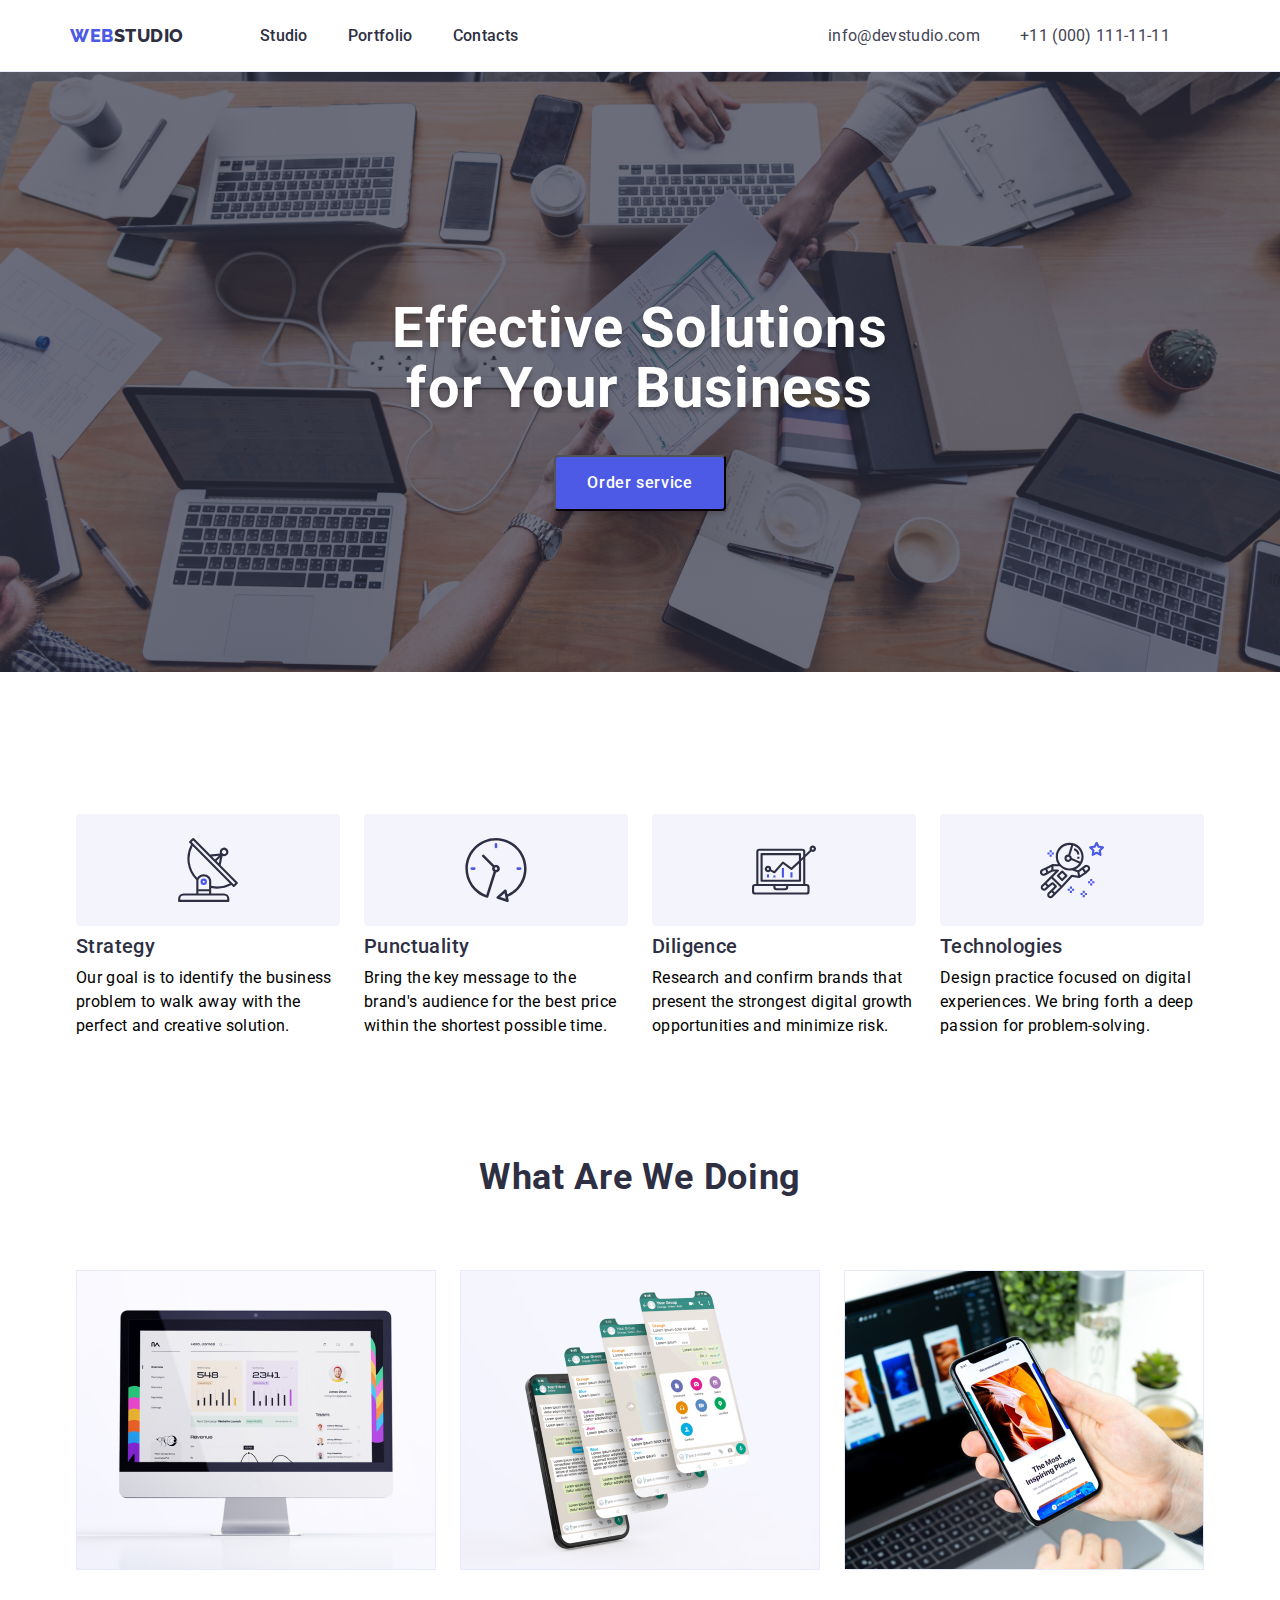
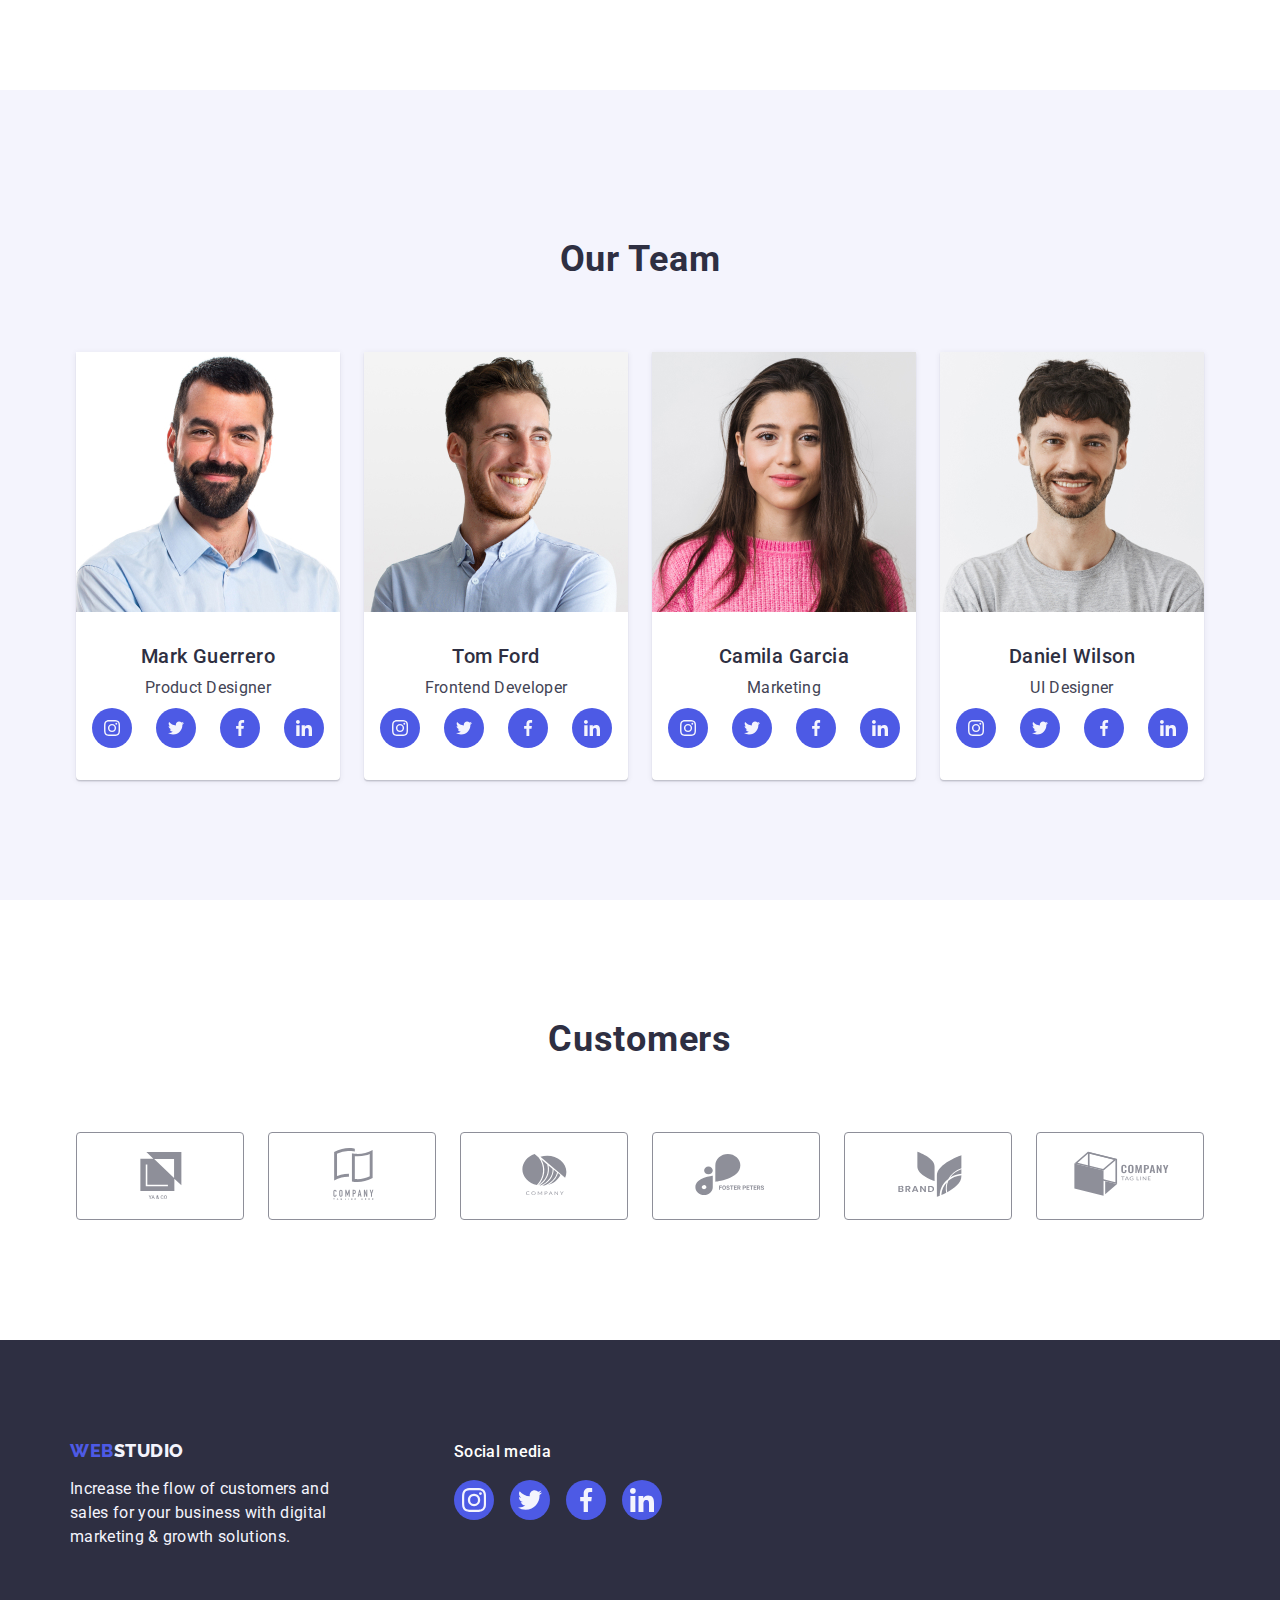
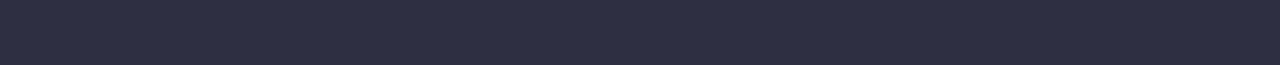
<file: index.html>
<!DOCTYPE html>
<html lang="en">
<head>
    <meta charset="UTF-8">
    <meta http-equiv="X-UA-Compatible" content="IE=edge">
    <meta name="viewport" content="width=device-width, initial-scale=1.0">
    <title>WebStudio</title>
    <link rel="stylesheet" href="https://cdn.jsdelivr.net/npm/modern-normalize@2.0.0/modern-normalize.min.css">
    <link rel="stylesheet" href="./css/styles.css"/>
    <link rel="preconnect" href="https://fonts.googleapis.com">
<link rel="preconnect" href="https://fonts.gstatic.com" crossorigin>
<link href="https://fonts.googleapis.com/css2?family=Raleway:wght@800&family=Roboto:wght@400;500;700&display=swap" rel="stylesheet">
</head>

    


<body>
    <header class="header">
    <div class="header-container container">
        <a href="./index.html" class="link header-logo">WEB<span class="partlogo-header">STUDIO</span></a>
        <nav class="main-nav">
        <ul class="list header-list">
            <li class="nav-link"><a href="./index.html">Studio</a></li>
            <li class="nav-link"><a href="./portfolio.html">Portfolio</a></li>
            <li class="nav-link"><a href="#">Contacts</a></li>
        </ul>
    </nav>
        <ul class="list header-contact">
            <li class="contact-list-item"><a href="email: info@devstudio.com">info@devstudio.com</a></li>
            <li class="contact-list-item"><a href="tel: +110001111111">+11 (000) 111-11-11</a></li>
        </ul>
        
    </div>
    </header>
    <main>
        <!-- hero -->
        <section class="hero">
            <div class="container">
                <h1 class="hero-text">Effective Solutions
                for Your Business</h1>
                <button class = "hero-btn btn" type="button">Order service</button>
            </div>
        </section>
        <!-- advantages -->
        <section class="section advantages">
            <div class="container">
                <h2 class="section-title hidden">Advantages</h2>
                <ul class="advantages-list list">
                    <li class="advantages-list-item">
                        <a class="adv-logo" href=""><svg class="adv-icon" width="64" height="64">
                            <use href="./images/icons-svg.svg#icon-antenna"></use>
                        </svg>
                        </a>
                        <h3 class="advantages-title">Strategy</h3>
                        <p class="advantages-text">Our goal is to identify the business
                problem to walk away with the perfect and creative solution. </p>
                    </li>
                    <li class="advantages-list-item">
                        <a class="adv-logo" href=""><svg class="adv-icon" width="64" height="64">
                            <use href="./images/icons-svg.svg#icon-clock"></use>
                        </svg>
                        </a>
                        <h3 class="advantages-title">Punctuality</h3>
                        <p class="advantages-text">Bring the key message to the brand's audience for the best price within the shortest possible time.</p>
                    </li>
                    <li class="advantages-list-item">
                        <a class="adv-logo" href=""><svg class="adv-icon" width="64" height="64">
                            <use href="./images/icons-svg.svg#icon-diagram"></use>
                        </svg>
                        </a>
                        <h3 class="advantages-title">Diligence</h3>
                        <p class="advantages-text">Research and confirm brands that present the strongest digital growth opportunities and minimize risk.</p>
                    </li>
                    <li class="advantages-list-item">
                        <a class="adv-logo" href=""><svg class="adv-icon" width="64" height="64">
                            <use href="./images/icons-svg.svg#icon-astronaut"></use>
                        </svg>
                        </a>
                        <h3 class="advantages-title">Technologies</h3>
                        <p class="advantages-text">Design practice focused on digital experiences. We bring forth a deep passion for problem-solving.</p>
                    </li>
                </ul>
            </div>
        </section>
        <!-- what are we doing-->
        <section class="section activity">
            <div class="container">
                <h2 class="section-title">What Are We Doing</h2>
                <ul class="list activity-list">
                    <li class="activity-list-item"><img class="img" src="./images/whatarewedoing/image1.jpg" alt="" width="360" height="300"> </li>
                    <li class="activity-list-item"><img class="img" src="./images/whatarewedoing/image2.jpg" alt="" width="360" height="300"></li>
                    <li class="activity-list-item"><img class="img" src="./images/whatarewedoing/image3.jpg" alt="" width="360" height="300"></li>
                </ul>
                </div>
                        </section>
                        <!-- team -->
                        <section class="section team">
                            <div class="container"></div>
                <h2 class="section-title">Our Team</h2>
                <ul class="list team-list">
                    <li class="team-list-item">
                        <img class="img" src="./images/team/image1.jpg" alt="" width="264" height="260">
                        <div class="team-wrapper"><h3 class="team-title">Mark Guerrero</h3>
                        <p class="team-text">Product Designer</p>
                        <ul class="socials list">
                            <li class="socials-item">
                                <a class="socials-link" href=""><svg class="socials-icon" width="16" height="16"><use href="./images/icons-svg.svg#icon-instagram"></use>
                                </svg></a>
                                
                            </li>
                            <li class="socials-item">
                                <a class="socials-link" href="" rel="noopener noreferrer" target="_blank" aria-label="Instagram">
                                    <svg class="socials-icon" width="16" height="16">
                                        <use href="./images/icons-svg.svg#icon-twitter">
                                        </use>
                                </svg>
                            </a>
                               
                            </li>
                            <li class="socials-item">
                                <a class="socials-link" href=""><svg class="socials-icon" width="16" height="16"><use href="./images/icons-svg.svg#icon-facebook"></use>
                                </svg></a>
                            </li>
                            <li class="socials-item">
                                <a class="socials-link" href=""> <svg class="socials-icon" width="16" height="16"><use href="./images/icons-svg.svg#icon-linkedin"></use>
                                </svg></a>
                            </li>
                        </ul>
                    </div>
                    </li>
                    <li class="team-list-item">
                        <img class="img" src="./images/team/image2.jpg" alt="" width="264" height="260">
                        <div class="team-wrapper"><h3 class="team-title">Tom Ford</h3>
                        <p class="team-text">Frontend Developer</p>
                        <ul class="socials list">
                            <li class="socials-item">
                                <a class="socials-link" href=""><svg class="socials-icon" width="16" height="16"><use href="./images/icons-svg.svg#icon-instagram"></use>
                                </svg></a>
                                
                            </li>
                            <li class="socials-item">
                                <a class="socials-link" href=""><svg class="socials-icon" width="16" height="16"><use href="./images/icons-svg.svg#icon-twitter"></use>
                                </svg></a>
                               
                            </li>
                            <li class="socials-item">
                                <a class="socials-link" href=""><svg class="socials-icon" width="16" height="16"><use href="./images/icons-svg.svg#icon-facebook"></use>
                                </svg></a>
                            </li>
                            <li class="socials-item">
                                <a class="socials-link" href=""> <svg class="socials-icon" width="16" height="16"><use href="./images/icons-svg.svg#icon-linkedin"></use>
                                </svg></a>
                            </li>
                        </ul>
                    </div>
                    </li>
                    <li class="team-list-item">
                        <img class="img" src="./images/team/image3.jpg" alt="" width="264" height="260">
                        <div class="team-wrapper"><h3 class="team-title">Camila Garcia</h3>
                        <p class="team-text">Marketing</p>
                        <ul class="socials list">
                            <li class="socials-item">
                                <a class="socials-link" href=""><svg class="socials-icon" width="16" height="16"><use href="./images/icons-svg.svg#icon-instagram"></use>
                                </svg></a>
                                
                            </li>
                            <li class="socials-item">
                                <a class="socials-link" href=""><svg class="socials-icon" width="16" height="16"><use href="./images/icons-svg.svg#icon-twitter"></use>
                                </svg></a>
                               
                            </li>
                            <li class="socials-item">
                                <a class="socials-link" href=""><svg class="socials-icon" width="16" height="16"><use href="./images/icons-svg.svg#icon-facebook"></use>
                                </svg></a>
                            </li>
                            <li class="socials-item">
                                <a class="socials-link" href=""> <svg class="socials-icon" width="16" height="16"><use href="./images/icons-svg.svg#icon-linkedin"></use>
                                </svg></a>
                            </li>
                        </ul>
                    </div>
                    </li>
                    <li class="team-list-item">
                        <img class="img" src="./images/team/image4.jpg" alt="" width="264" height="260">
                        <div class="team-wrapper"><h3 class="team-title">Daniel Wilson</h3>
                        <p class="team-text">UI Designer</p>
                        <ul class="socials list">
                            <li class="socials-item">
                                <a class="socials-link" href=""><svg class="socials-icon" width="16" height="16"><use href="./images/icons-svg.svg#icon-instagram"></use>
                                </svg></a>
                                
                            </li>
                            <li class="socials-item">
                                <a class="socials-link" href=""><svg class="socials-icon" width="16" height="16"><use href="./images/icons-svg.svg#icon-twitter"></use>
                                </svg></a>
                               
                            </li>
                            <li class="socials-item">
                                <a class="socials-link" href=""><svg class="socials-icon" width="16" height="16"><use href="./images/icons-svg.svg#icon-facebook"></use>
                                </svg></a>
                            </li>
                            <li class="socials-item">
                                <a class="socials-link" href=""> <svg class="socials-icon" width="16" height="16"><use href="./images/icons-svg.svg#icon-linkedin"></use>
                                </svg></a>
                            </li>
                        </ul>
                    </div>
                    </li>
                </ul>
            </div>
        </section>
        <section class="section">
            <div class="container">
                <h2 class="section-title">Customers</h2>
                <ul class="customers-list list">
                    <li class="customers-item">
                        <a class="customers-link link" href="" target="_blank" rel="noopenner noreferrer">
                            <svg class="customers-icon" width="104" height="56">
                                <use href="./images/icons-svg.svg#icon-Logo"></use>
                            </svg>
                        </a>
                    </li>
                    <li class="customers-item">
                        <a class="customers-link link" href="" target="_blank" rel="noopenner noreferrer">
                            <svg class="customers-icon" width="104" height="56">
                                <use href="./images/icons-svg.svg#icon-Logo-1"></use>
                            </svg>
                        </a>
                    </li>
                    <li class="customers-item">
                        <a class="customers-link link" href="" target="_blank" rel="noopenner noreferrer">
                            <svg class="customers-icon" width="104" height="56">
                                <use href="./images/icons-svg.svg#icon-Logo-2"></use>
                            </svg>
                        </a>
                    </li>
                    <li class="customers-item">
                        <a class="customers-link link" href="" target="_blank" rel="noopenner noreferrer">
                            <svg class="customers-icon" width="104" height="56">
                                <use href="./images/icons-svg.svg#icon-Logo-3"></use>
                            </svg>
                        </a>
                    </li>
                    <li class="customers-item">
                        <a class="customers-link link" href="" target="_blank" rel="noopenner noreferrer">
                            <svg class="customers-icon" width="104" height="56">
                                <use href="./images/icons-svg.svg#icon-Logo-4"></use>
                            </svg>
                        </a>
                    </li>
                    <li class="customers-item">
                        <a class="customers-link link" href="" target="_blank" rel="noopenner noreferrer">
                            <svg class="customers-icon" width="104" height="56">
                                <use href="./images/icons-svg.svg#icon-Logo-5"></use>
                            </svg>
                        </a>
                    </li>
                </ul>
            </div>
        </section>
    </main>
    <footer class="footer">
        <div class="container footer-container">
            <div class="footer-wrapper">
            <a href="#" target="_blank" class="footer-logo">WEB<span class="footer-logo-span">STUDIO</span></a>
            <p class="footer-text">Increase the flow of customers and sales for your business with digital marketing & growth solutions.</p>
        </div>
            <div class="footer-socials">
                <p class="footer-socials-text">Social media</p>
                <ul class="socials footer-list list">
                    <li class="socials-item">
                        <a class="socials-link" href=""><svg class="socials-icon" width="24" height="24"><use href="./images/icons-svg.svg#icon-instagram"></use>
                        </svg></a>
                        
                    </li>
                    <li class="socials-item">
                        <a class="socials-link" href=""><svg class="socials-icon" width="24" height="24"><use href="./images/icons-svg.svg#icon-twitter"></use>
                        </svg></a>
                       
                    </li>
                    <li class="socials-item">
                        <a class="socials-link" href=""><svg class="socials-icon" width="24" height="24"><use href="./images/icons-svg.svg#icon-facebook"></use>
                        </svg></a>
                    </li>
                    <li class="socials-item">
                        <a class="socials-link" href=""> <svg class="socials-icon" width="24" height="24"><use href="./images/icons-svg.svg#icon-linkedin"></use>
                        </svg></a>
                    </li>
                </ul>
            </div>
        </div>
    </footer>
</body>
</html>
</file>
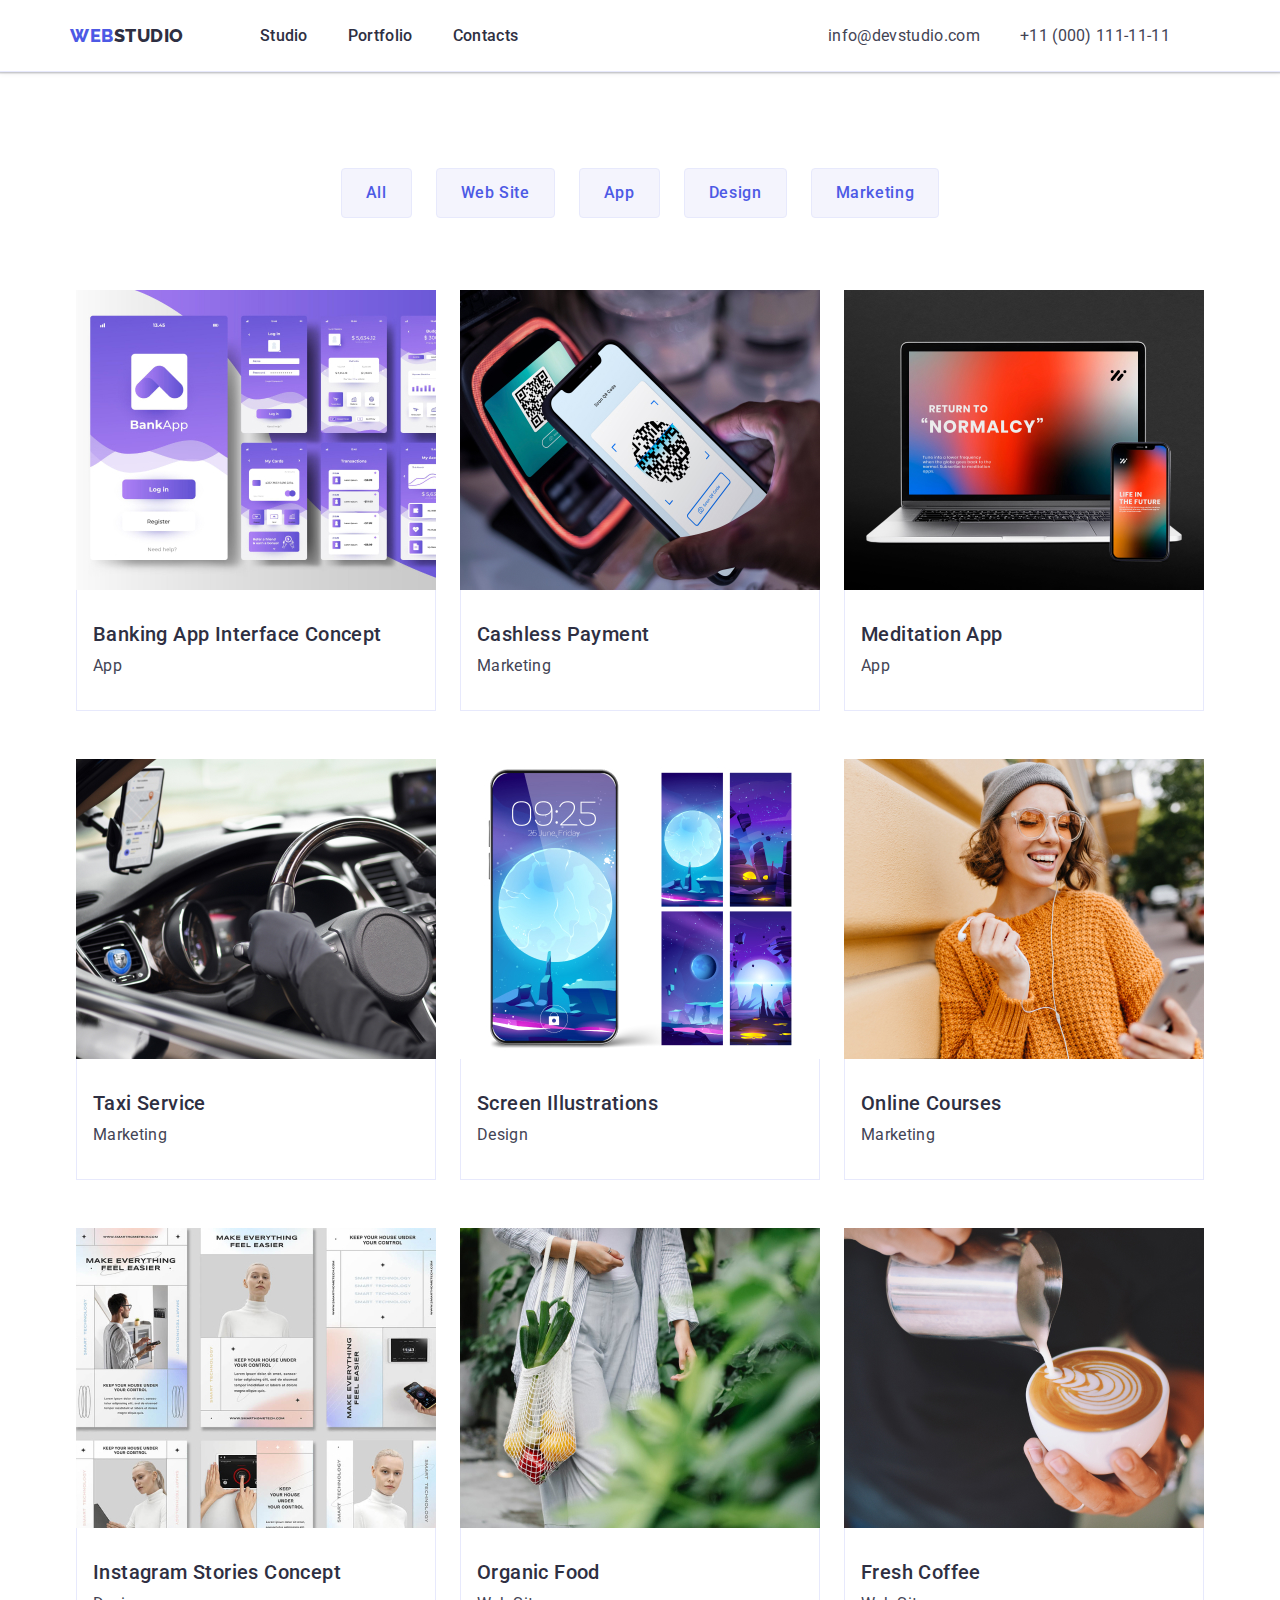
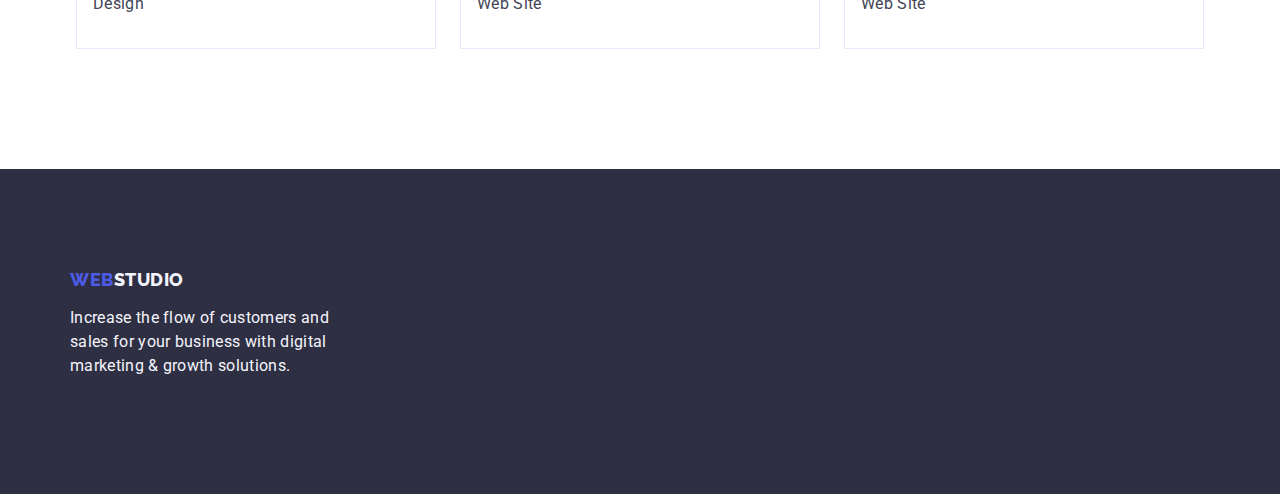
<file: portfolio.html>
<!DOCTYPE html>
<html lang="en">
<head>
    <meta charset="UTF-8">
    <meta http-equiv="X-UA-Compatible" content="IE=edge">
    <meta name="viewport" content="width=device-width, initial-scale=1.0">
    <title>Portfolio</title>
    <link rel="stylesheet" href="https://cdn.jsdelivr.net/npm/modern-normalize@2.0.0/modern-normalize.min.css">
    <link rel="stylesheet" href="./css/styles.css"/>
    <link rel="preconnect" href="https://fonts.googleapis.com">
<link rel="preconnect" href="https://fonts.gstatic.com" crossorigin>
<link href="https://fonts.googleapis.com/css2?family=Raleway:wght@800&family=Roboto:wght@400;500;700&display=swap" rel="stylesheet">
</head>
<body>
   <header class="header">
      <div class="header-container container">
          <a href="./index.html" class="link header-logo">WEB<span class="partlogo-header">STUDIO</span></a>
          <nav class="main-nav">
          <ul class="list header-list">
              <li class="nav-link"><a href="./index.html">Studio</a></li>
              <li class="nav-link"><a href="./portfolio.html">Portfolio</a></li>
              <li class="nav-link"><a href="#">Contacts</a></li>
          </ul>
      </nav>
          <ul class="list header-contact">
              <li class="contact-list-item"><a href="email: info@devstudio.com">info@devstudio.com</a></li>
              <li class="contact-list-item"><a href="tel: +110001111111">+11 (000) 111-11-11</a></li>
          </ul>
          
      </div>
      </header>
       
        
       
        
       
<main>
   <ul class="list portfolio-btn-list">
      <li class="btn-list-item"> <button class="btn portfolio-btn" type="btn">All</button></li>
      <li class="btn-list-item"><button class="btn portfolio-btn" type="btn">Web Site</button></li>
      <li class="btn-list-item"> <button class="btn portfolio-btn" type="btn">App</button></li>
      <li class="btn-list-item"><button class="btn portfolio-btn" type="btn">Design</button></li>
      <li class="btn-list-item"> <button class="btn portfolio-btn" type="btn">Marketing</button></li>
   </ul>
   <div class="container">
<ul class="list portfolio-list">
 <li class="portfolio-item">
    <img class="portfolio-img img" src="./images/portfolio/portfolio-1.jpg" alt="" width="360" height="300">
    <div class="portfolio-wrapper"><h3 class="portfolio-title">Banking App Interface Concept</h3>
    <p class="portfolio-text">App</p></div>
 </li>
  <li class="portfolio-item">
    <img class="portfolio-img img" src="./images/portfolio/portfolio-2.jpg" alt="" width="360" height="300">
    <div class="portfolio-wrapper"><h3 class="portfolio-title">Cashless Payment</h3>
    <p class="portfolio-text">Marketing</p></div>
 </li>
 <li class="portfolio-item">
    <img class="portfolio-img img" src="./images/portfolio/portfolio-3.jpg" alt="" width="360" height="300">
    <div class="portfolio-wrapper"><h3 class="portfolio-title">Meditation App</h3>
    <p class="portfolio-text">App</p></div>
 </li>
 <li class="portfolio-item">
    <img class="portfolio-img img" src="./images/portfolio/portfolio-4.jpg" alt="" width="360" height="300">
    <div class="portfolio-wrapper"><h3 class="portfolio-title">Taxi Service</h3>
    <p class="portfolio-text">Marketing</p></div>
 </li>
 <li class="portfolio-item">
    <img class="portfolio-img img" src="./images/portfolio/portfolio-5.jpg" alt="" width="360" height="300">
    <div class="portfolio-wrapper"><h3 class="portfolio-title">Screen Illustrations</h3>
    <p class="portfolio-text">Design</p></div>
 </li>
 <li class="portfolio-item">
    <img class="portfolio-img img" src="./images/portfolio/portfolio-6.jpg" alt="" width="360" height="300">
    <div class="portfolio-wrapper"><h3 class="portfolio-title">Online Courses</h3>
    <p class="portfolio-text">Marketing</p></div>
 </li>
 <li class="portfolio-item">
    <img class="portfolio-img img" src="./images/portfolio/portfolio-7.jpg" alt="" width="" height="">
    <div class="portfolio-wrapper"><h3 class="portfolio-title">Instagram Stories Concept</h3>
    <p class="portfolio-text">Design</p></div>
 </li>
 <li class="portfolio-item">
    <img class="portfolio-img img" src="./images/portfolio/portfolio-8.jpg" alt="" width="360" height="300">
    <div class="portfolio-wrapper"><h3 class="portfolio-title">Organic Food</h3>
    <p class="portfolio-text">Web Site</p></div>
 </li>
 <li class="portfolio-item">
    <img class="portfolio-img img" src="./images/portfolio/portfolio-9.jpg" alt="" width="360" height="300">
    <div class="portfolio-wrapper"><h3 class="portfolio-title">Fresh Coffee</h3>
    <p class="portfolio-text">Web Site</p></div>
 </li>
</ul>
</div>
</main>
<footer class="footer">
   <div class="container">
    <a href="#" target="_blank" class="footer-logo">WEB<span class="footer-logo-span">STUDIO</span></a>
    <p class="footer-text">Increase the flow of customers and sales for your business with digital marketing & growth solutions.</p>
   </div>
</footer>
</body>
</html>
</file>
<file: css/styles.css>
.body {
    font-family: Roboto, sans-serif;
}

.list {
    list-style: none;
    margin: 0;
    padding: 0;
  }

  a,
.link {
    text-decoration: none;
    color: currentColor;
}

.btn {
    color: currentColor;
    cursor: pointer;
}

.img {
    display: block;
}

.section {
 margin-bottom: 120px;
 display: block;

}

.container {
    width: 1200px;
  margin: 0 auto;
  padding: 0 30px;
}

.hidden {
    visibility: hidden;
}
.section-title {
    margin-bottom: 72px;
    color: var(--NAVY-BLUE, #2E2F42);
text-align: center;

font-family: Roboto;
font-size: 36px;
font-style: normal;
font-weight: 700;
line-height: 1.11; /* 111.111% */
letter-spacing: 0.72px;
text-transform: capitalize;
}

.header {
    border-bottom: 1px solid var(--CORNFLOWER, #E7E9FC);
background: var(--WHITE, #FFF);
box-shadow: 0px 1px 6px 0px rgba(46, 47, 66, 0.08), 0px 1px 1px 0px rgba(46, 47, 66, 0.16), 0px 2px 1px 0px rgba(46, 47, 66, 0.08);
}

.header-container {
    display: flex;
    align-items: center;
}


.header-logo {
    color: var(--IRIS, #4D5AE5);
    font-family: Raleway;
    font-size: 18px;
    font-style: normal;
    font-weight: 800;
    line-height: calc(21/18);
    letter-spacing: 0.54px;
    text-transform: uppercase;

    padding-top: 25px;
    padding-bottom: 25px;

    margin-right: 76px;
}

.partlogo-header {
    color: var(--NAVY-BLUE, #2E2F42);
font-family: raleway;
font-size: 18px;
font-style: normal;
font-weight: 800;
line-height: calc(21/18);
letter-spacing: 0.54px;
text-transform: uppercase;
}
.main-nav{
    display: flex;
}

.header-list {
    display: flex;
}

.nav-link {
    margin-right: 40px;
    font-family: Roboto;
font-size: 16px;
font-style: normal;
font-weight: 500;
line-height: calc(24/16);
letter-spacing: 0.32px;
color: var(--NAVY-BLUE, #2E2F42);
}

.nav-link:hover,
.nav-link:focus {
   color:  #404BBF;
}

.header-contact{
    display: flex;
    margin-left: auto;
}

.contact-list-item {

    margin-right: 40px;
color: var(--SLATE, #434455);

font-family: Roboto;
font-size: 16px;
font-style: normal;
font-weight: 400;
line-height: calc(24/16);
letter-spacing: 0.32px;
}

.contact-list-item:hover,
.contact-list-item:hover {
    color: #404BBF;
}
.hero {
    height: 600px;
    background-position: center;
    background-image: linear-gradient(
        rgba(46, 47, 66, 0.7),
        rgba(46, 47, 66, 0.7)
      ), url(../images/hero/hero-img.png);
    background-repeat: no-repeat;
    background-size: cover;
        padding-top: 188px;
    padding-bottom: 188px;
margin-right: auto;
margin-left:auto;
 

}

.hero-text {
    width: 496px;
    color: var(--WHITE, #FFF);
text-align: center;
text-shadow: 0px 4px 4px rgba(0, 0, 0, 0.25);

font-family: Roboto;
font-size: 56px;
font-style: normal;
font-weight: 700;
line-height: calc(60/56);
letter-spacing: 1.12px;

margin-left: auto;
margin-right: auto;

}

.hero-btn {
    display: flex;
padding: 14px 31px;
align-items: flex-start;
gap: 10px;
border-radius: 4px;
background: var(--IRIS, #4D5AE5);
box-shadow: 0px 4px 4px 0px rgba(0, 0, 0, 0.15);
color: var(--WHITE, #FFF);

font-family: Roboto;
font-size: 16px;
font-style: normal;
font-weight: 500;
line-height: calc(24/16);
letter-spacing: 0.64px;

margin-left: auto;
margin-right: auto;

}

.hero-btn:hover,
.hero-btn:focus {
    border-radius: 4px;
background: var(--OCEAN, #404BBF);
box-shadow: 0px 4px 4px 0px rgba(0, 0, 0, 0.15);
}

.advantages-list {
    align-items: center;
    justify-content: center;
display: flex;
flex-wrap: wrap;
gap: 24px;
}

.advantages-list-item {
  
width: 264px;
flex-direction: column;
align-items: flex-start;
gap: 8px;
}
.adv-logo {
    
    display: flex;
    align-items: center;
    justify-content: center;
    border-radius: 4px;
background: var(--CLOUD, #F4F4FD);
width: 264px;
height: 112px;
flex-shrink: 0;

margin-bottom: 8px;
}

.advantages-title {
    color: var(--NAVY-BLUE, #2E2F42);

    margin-top: 0;
    margin-bottom: 8px;

font-family: Roboto;
font-size: 20px;
font-style: normal;
font-weight: 500;
line-height: calc(24/20);
letter-spacing: 0.4px;
}

.advantages-text {
    margin: 0;
    font-family: Roboto;
font-size: 16px;
font-style: normal;
font-weight: 400;
line-height: calc(24/16);
letter-spacing: 0.32px;
}

.activity-list {
    align-items: center;
    justify-content: center;
display: flex;
flex-wrap: wrap;
gap: 24px;
}

.team {
    margin-left: auto;
    margin-right: auto;
    background-color: #F4F4FD;
    padding-top: 120px;
    padding-bottom: 120px;
    
}

.team-list {
    align-items: center;
    justify-content: center;
display: flex;
flex-wrap: wrap;
gap: 24px;
}

.team-list-item {
    align-items: center;
    justify-content: center;
    width: 264px;
    border-radius: 0px 0px 4px 4px;
background: var(--WHITE, #FFF);
box-shadow: 0px 2px 1px 0px rgba(46, 47, 66, 0.08), 0px 1px 1px 0px rgba(46, 47, 66, 0.16), 0px 1px 6px 0px rgba(46, 47, 66, 0.08);
}

.team-wrapper {
    padding: 32px 16px;
    text-align: center;
    width: 264px;
}
.team-title {
    margin-top: 0;
margin-bottom: 8px;
    color: var(--NAVY-BLUE, #2E2F42);
text-align: center;
/* Header 3 */
font-family: Roboto;
font-size: 20px;
font-style: normal;
font-weight: 500;
line-height: calc(24/20);
letter-spacing: 0.4px;
}

.team-text {
    margin-top: 0;
    margin-bottom: 8px;
    color: var(--SLATE, #434455);
text-align: center;
/* Body */
font-family: Roboto;
font-size: 16px;
font-style: normal;
font-weight: 400;
line-height: calc(24/16);
letter-spacing: 0.32px;
}

.socials {
    display: flex;
    justify-content: center;
    gap: 24px;
}
.socials-link{
    display: flex;
    align-items: center;
    justify-content: center;
    width: 40px;
height: 40px;
 border-radius: 50%;
 background-color: var(--IRIS, #4D5AE5);;
}

.socials-link:hover,
.socials-link:focus {
    background-color: #404BBF;
}
.socials-icon {
    fill: #F4F4FD;
}

.customers-list {
    display: flex;
    align-items: center;
    justify-content: center;
    gap: 24px;
}

.customers-item {
    display: flex;
align-items: center;
    justify-content: center;
    width: 168px;
height: 88px;

    border-radius: 4px;
border: 1px solid var(--LIGHT-SLATE, #8E8F99);
}
.customers-item:hover,
.customers-item:focus {
    border: 1px solid var(--OCEAN, #404BBF);
    fill: #404BBF;
}
.customers-item:hover .customers-icon,
.customers-item:focus .customers-icon {
fill: #404BBF;
}

.customers-icon {
    fill: #8E8F99
}



.footer {
    padding-top: 100px;
    padding-bottom: 100px;
    width: 100%;



    background: var(--NAVY-BLUE, #2E2F42);
}
.footer-container {

    display: flex;
}

.footer-wrapper {
    margin-right: 120px;
}

.footer-logo {
    color: var(--IRIS, #4D5AE5);
font-family: Raleway;
font-size: 18px;
font-style: normal;
font-weight: 800;
line-height: calc(21/18);
letter-spacing: 0.54px;
text-transform: uppercase;
}

.footer-logo-span {
    color: var(--CLOUD, #F4F4FD);
font-family: Raleway;
font-size: 18px;
font-style: normal;
font-weight: 800;
line-height: calc(21/18);
letter-spacing: 0.54px;
text-transform: uppercase;
}

.footer-text {
    width: 264px;

    color: var(--CLOUD, #F4F4FD);
font-family: Roboto;
font-size: 16px;
font-style: normal;
line-height: calc(24/16);
letter-spacing: 0.32px;
}

.footer-socials-text {
    color: var(--WHITE, #FFF);

font-family: Roboto;
font-size: 16px;
font-style: normal;
font-weight: 500;
line-height: calc(24/16);
letter-spacing: 0.32px;

    margin-bottom: 16px;
    margin-top: 0;
}

.footer-list{
    gap: 16px;
}

.portfolio-btn-list{
    margin-top: 96px;
    margin-bottom: 72px;
    display: flex;
    flex-wrap: wrap;
    gap: 24px;
    align-items: center;
    justify-content: center;
}
.portfolio-btn {
    display: flex;
padding: 12px 24px;
justify-content: center;
align-items: center;

border-radius: 4px;
border: 1px solid var(--CORNFLOWER, #E7E9FC);
background: var(--CLOUD, #F4F4FD);

color: var(--IRIS, #4D5AE5);
text-align: center;

font-family: Roboto;
font-size: 16px;
font-style: normal;
font-weight: 500;
line-height: calc(24/16);
letter-spacing: 0.64px;
}

.portfolio-btn:hover,
.portfolio-btn:focus {
    display: flex;
padding: 12px 24px;
align-items: flex-start;

border-radius: 4px;
background: var(--OCEAN, #404BBF);
box-shadow: 0px 2px 2px 0px rgba(0, 0, 0, 0.12), 0px 2px 1px 0px rgba(0, 0, 0, 0.08), 0px 3px 1px 0px rgba(0, 0, 0, 0.10);

color: var(--WHITE, #FFF);
}

.portfolio-list {
    display: flex;
    flex-wrap: wrap;
    gap: 48px 24px;
    align-items: center;
    justify-content: center;
    margin-bottom: 120px;
}

.portfolio-wrapper {
    border: 1px solid var(--CORNFLOWER, #E7E9FC);
    border-top: none;
background: var(--WHITE, #FFF);

padding-top: 32px;
padding-bottom: 32px;
padding-left: 16px;
padding-right: 16px;
}

.portfolio-img {
min-height: 300px;
}
.portfolio-title {
    margin-top: 0;
    margin-bottom: 8px;
    color: var(--NAVY-BLUE, #2E2F42);
/* Header 3 */
font-family: Roboto;
font-size: 20px;
font-style: normal;
font-weight: 500;
line-height: calc(24/20);
letter-spacing: 0.4px;
}
.portfolio-text {
    margin-top: 0;
    margin-bottom: 0;
    color: var(--SLATE, #434455);
/* Body */
font-family: Roboto;
font-size: 16px;
font-style: normal;
font-weight: 400;
line-height: calc(24/16);
letter-spacing: 0.32px;
}
</file>
